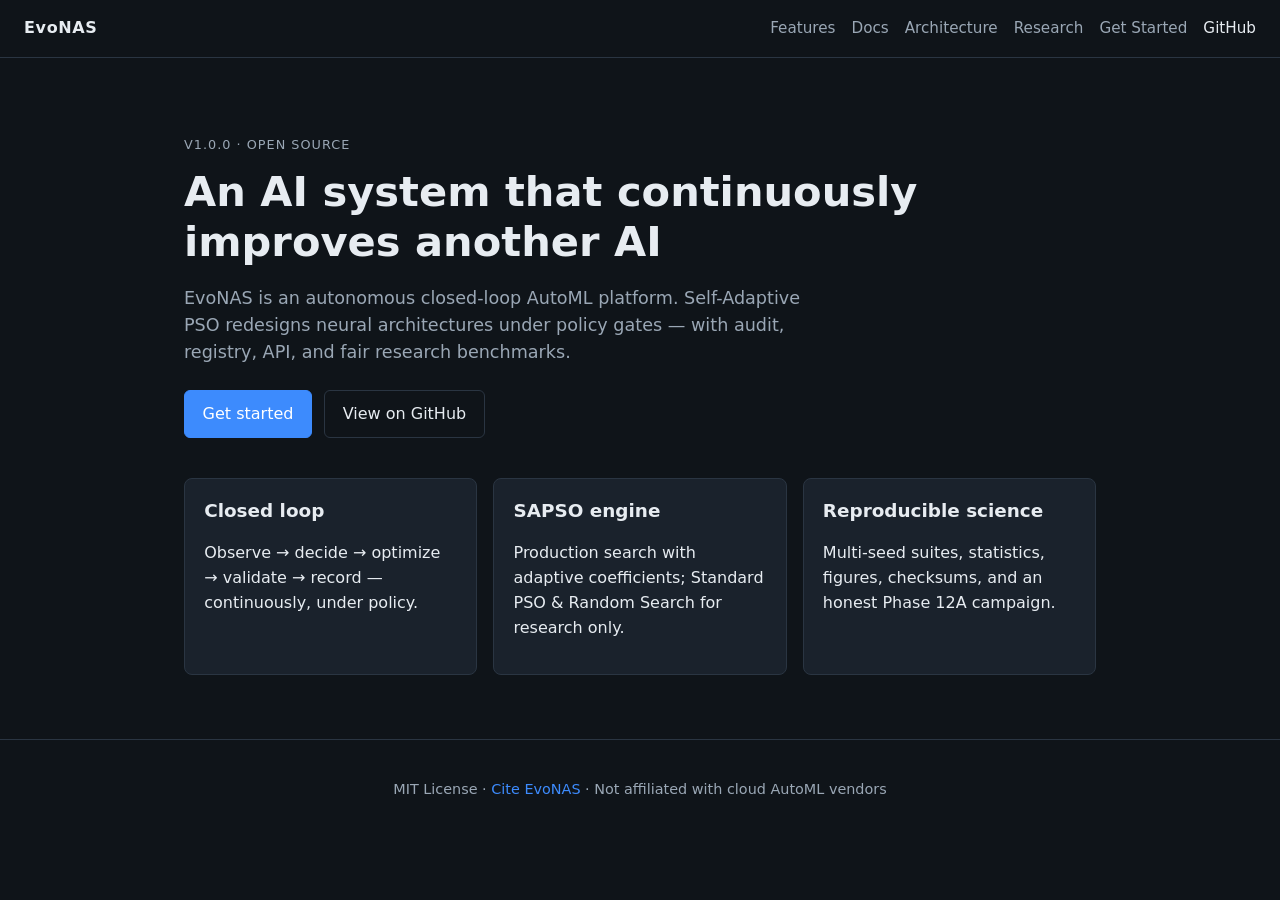
<file: website/index.html>
<!DOCTYPE html>
<html lang="en">
<head>
  <meta charset="utf-8" />
  <meta name="viewport" content="width=device-width, initial-scale=1" />
  <title>EvoNAS — Autonomous Closed-Loop AutoML</title>
  <meta name="description" content="EvoNAS v1.0.0 — Self-Adaptive PSO for continuous neural architecture evolution." />
  <link rel="stylesheet" href="styles.css" />
</head>
<body>
  <header class="nav">
    <a class="brand" href="index.html">EvoNAS</a>
    <nav>
      <a href="features.html">Features</a>
      <a href="docs.html">Docs</a>
      <a href="architecture.html">Architecture</a>
      <a href="research.html">Research</a>
      <a href="getting-started.html">Get Started</a>
      <a class="ext" href="https://github.com/CoderAnush/EvoNAS">GitHub</a>
    </nav>
  </header>

  <main>
    <section class="hero">
      <p class="eyebrow">v1.0.0 · Open Source</p>
      <h1>An AI system that continuously improves another AI</h1>
      <p class="lede">
        EvoNAS is an autonomous closed-loop AutoML platform. Self-Adaptive PSO redesigns
        neural architectures under policy gates — with audit, registry, API, and fair research benchmarks.
      </p>
      <div class="cta">
        <a class="btn primary" href="getting-started.html">Get started</a>
        <a class="btn" href="https://github.com/CoderAnush/EvoNAS">View on GitHub</a>
      </div>
    </section>

    <section class="grid3">
      <article>
        <h2>Closed loop</h2>
        <p>Observe → decide → optimize → validate → record — continuously, under policy.</p>
      </article>
      <article>
        <h2>SAPSO engine</h2>
        <p>Production search with adaptive coefficients; Standard PSO &amp; Random Search for research only.</p>
      </article>
      <article>
        <h2>Reproducible science</h2>
        <p>Multi-seed suites, statistics, figures, checksums, and an honest Phase 12A campaign.</p>
      </article>
    </section>
  </main>

  <footer>
    <p>MIT License · <a href="../CITATION.cff">Cite EvoNAS</a> · Not affiliated with cloud AutoML vendors</p>
  </footer>
</body>
</html>
</file>
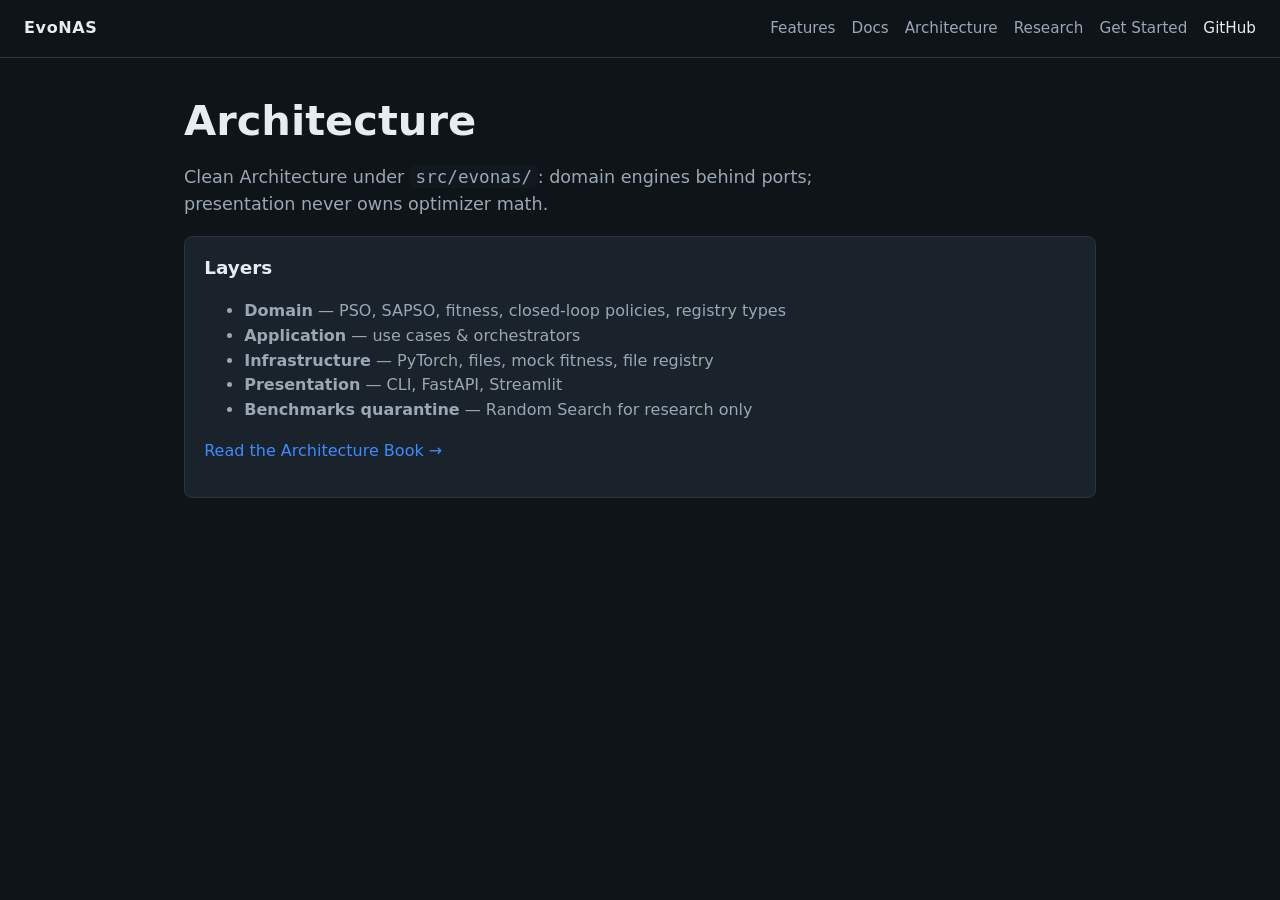
<file: website/architecture.html>
<!DOCTYPE html>
<html lang="en">
<head>
  <meta charset="utf-8" /><meta name="viewport" content="width=device-width, initial-scale=1" />
  <title>Architecture — EvoNAS</title>
  <link rel="stylesheet" href="styles.css" />
</head>
<body>
  <header class="nav">
    <a class="brand" href="index.html">EvoNAS</a>
    <nav>
      <a href="features.html">Features</a>
      <a href="docs.html">Docs</a>
      <a href="architecture.html">Architecture</a>
      <a href="research.html">Research</a>
      <a href="getting-started.html">Get Started</a>
      <a class="ext" href="https://github.com/CoderAnush/EvoNAS">GitHub</a>
    </nav>
  </header>
  <main>
    <h1>Architecture</h1>
    <p class="lede">Clean Architecture under <code>src/evonas/</code>: domain engines behind ports; presentation never owns optimizer math.</p>
    <div class="card">
      <h2>Layers</h2>
      <ul>
        <li><strong>Domain</strong> — PSO, SAPSO, fitness, closed-loop policies, registry types</li>
        <li><strong>Application</strong> — use cases &amp; orchestrators</li>
        <li><strong>Infrastructure</strong> — PyTorch, files, mock fitness, file registry</li>
        <li><strong>Presentation</strong> — CLI, FastAPI, Streamlit</li>
        <li><strong>Benchmarks quarantine</strong> — Random Search for research only</li>
      </ul>
      <p><a href="https://github.com/CoderAnush/EvoNAS/blob/main/docs/architecture/ARCHITECTURE_BOOK.md">Read the Architecture Book →</a></p>
    </div>
  </main>
</body>
</html>
</file>
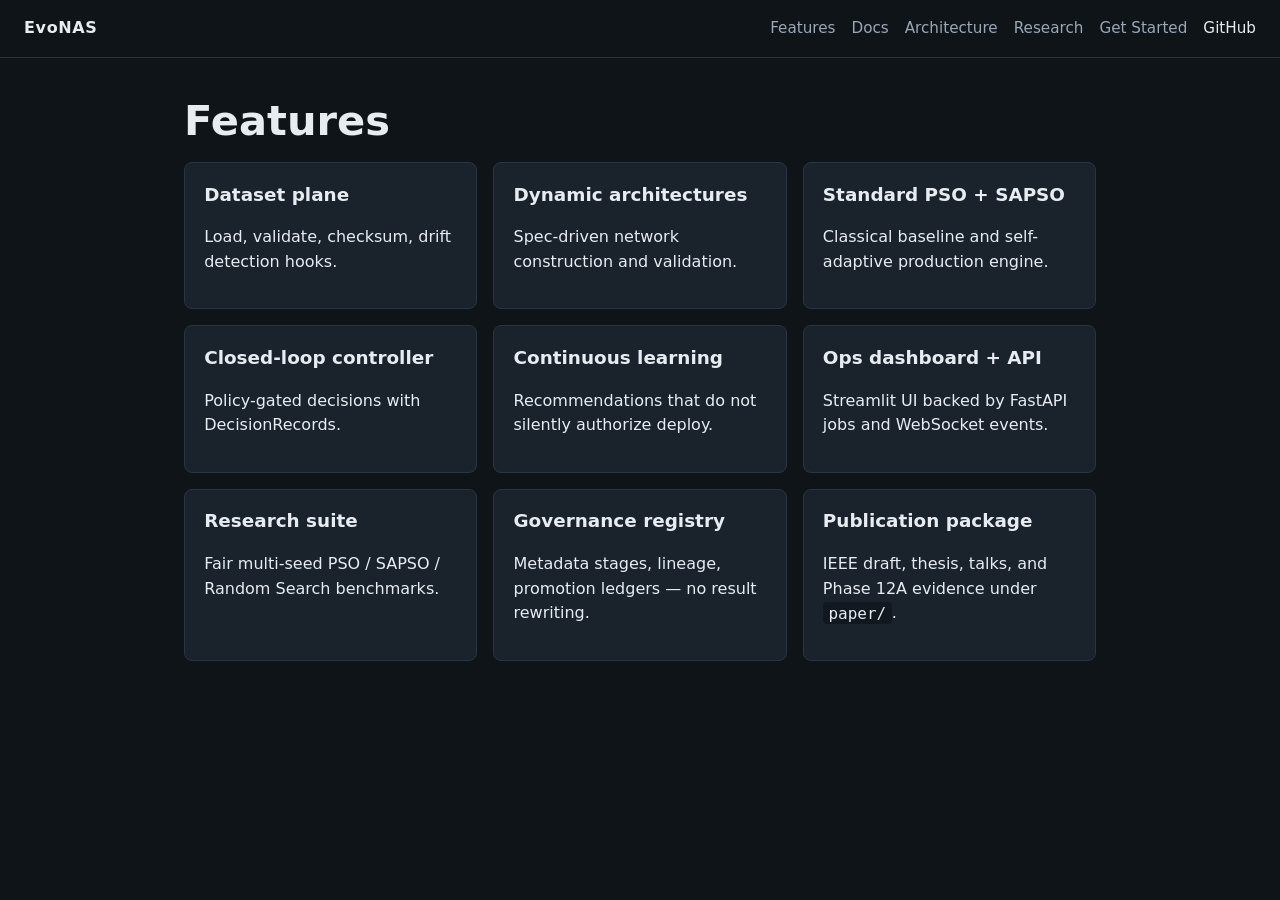
<file: website/features.html>
<!DOCTYPE html>
<html lang="en">
<head>
  <meta charset="utf-8" /><meta name="viewport" content="width=device-width, initial-scale=1" />
  <title>Features — EvoNAS</title>
  <link rel="stylesheet" href="styles.css" />
</head>
<body>
  <header class="nav">
    <a class="brand" href="index.html">EvoNAS</a>
    <nav>
      <a href="features.html">Features</a>
      <a href="docs.html">Docs</a>
      <a href="architecture.html">Architecture</a>
      <a href="research.html">Research</a>
      <a href="getting-started.html">Get Started</a>
      <a class="ext" href="https://github.com/CoderAnush/EvoNAS">GitHub</a>
    </nav>
  </header>
  <main>
    <h1>Features</h1>
    <div class="grid3">
      <article><h2>Dataset plane</h2><p>Load, validate, checksum, drift detection hooks.</p></article>
      <article><h2>Dynamic architectures</h2><p>Spec-driven network construction and validation.</p></article>
      <article><h2>Standard PSO + SAPSO</h2><p>Classical baseline and self-adaptive production engine.</p></article>
      <article><h2>Closed-loop controller</h2><p>Policy-gated decisions with DecisionRecords.</p></article>
      <article><h2>Continuous learning</h2><p>Recommendations that do not silently authorize deploy.</p></article>
      <article><h2>Ops dashboard + API</h2><p>Streamlit UI backed by FastAPI jobs and WebSocket events.</p></article>
      <article><h2>Research suite</h2><p>Fair multi-seed PSO / SAPSO / Random Search benchmarks.</p></article>
      <article><h2>Governance registry</h2><p>Metadata stages, lineage, promotion ledgers — no result rewriting.</p></article>
      <article><h2>Publication package</h2><p>IEEE draft, thesis, talks, and Phase 12A evidence under <code>paper/</code>.</p></article>
    </div>
  </main>
</body>
</html>
</file>
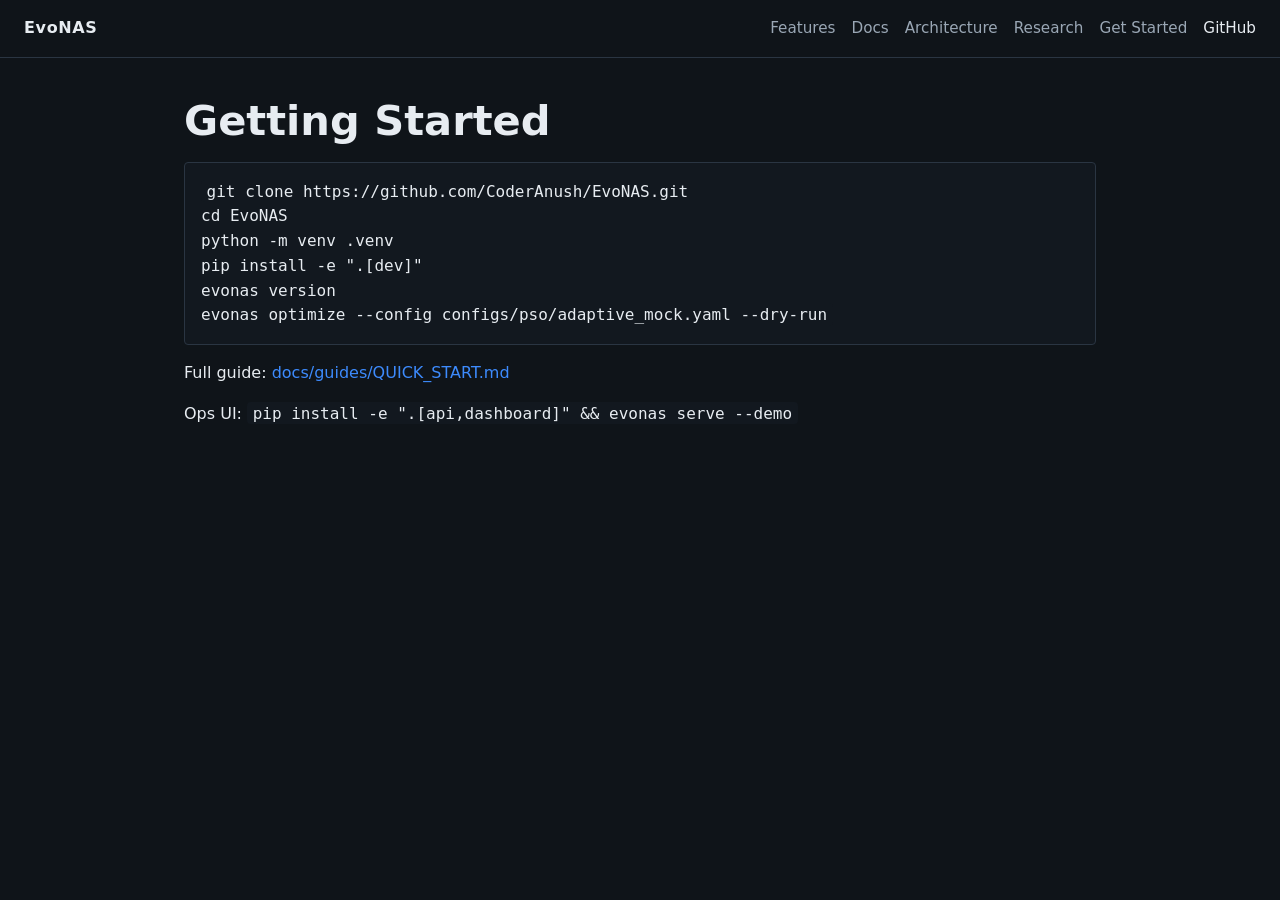
<file: website/getting-started.html>
<!DOCTYPE html>
<html lang="en">
<head>
  <meta charset="utf-8" /><meta name="viewport" content="width=device-width, initial-scale=1" />
  <title>Getting Started — EvoNAS</title>
  <link rel="stylesheet" href="styles.css" />
</head>
<body>
  <header class="nav">
    <a class="brand" href="index.html">EvoNAS</a>
    <nav>
      <a href="features.html">Features</a>
      <a href="docs.html">Docs</a>
      <a href="architecture.html">Architecture</a>
      <a href="research.html">Research</a>
      <a href="getting-started.html">Get Started</a>
      <a class="ext" href="https://github.com/CoderAnush/EvoNAS">GitHub</a>
    </nav>
  </header>
  <main>
    <h1>Getting Started</h1>
    <pre><code>git clone https://github.com/CoderAnush/EvoNAS.git
cd EvoNAS
python -m venv .venv
pip install -e ".[dev]"
evonas version
evonas optimize --config configs/pso/adaptive_mock.yaml --dry-run</code></pre>
    <p>Full guide: <a href="https://github.com/CoderAnush/EvoNAS/blob/main/docs/guides/QUICK_START.md">docs/guides/QUICK_START.md</a></p>
    <p>Ops UI: <code>pip install -e ".[api,dashboard]" &amp;&amp; evonas serve --demo</code></p>
  </main>
</body>
</html>
</file>
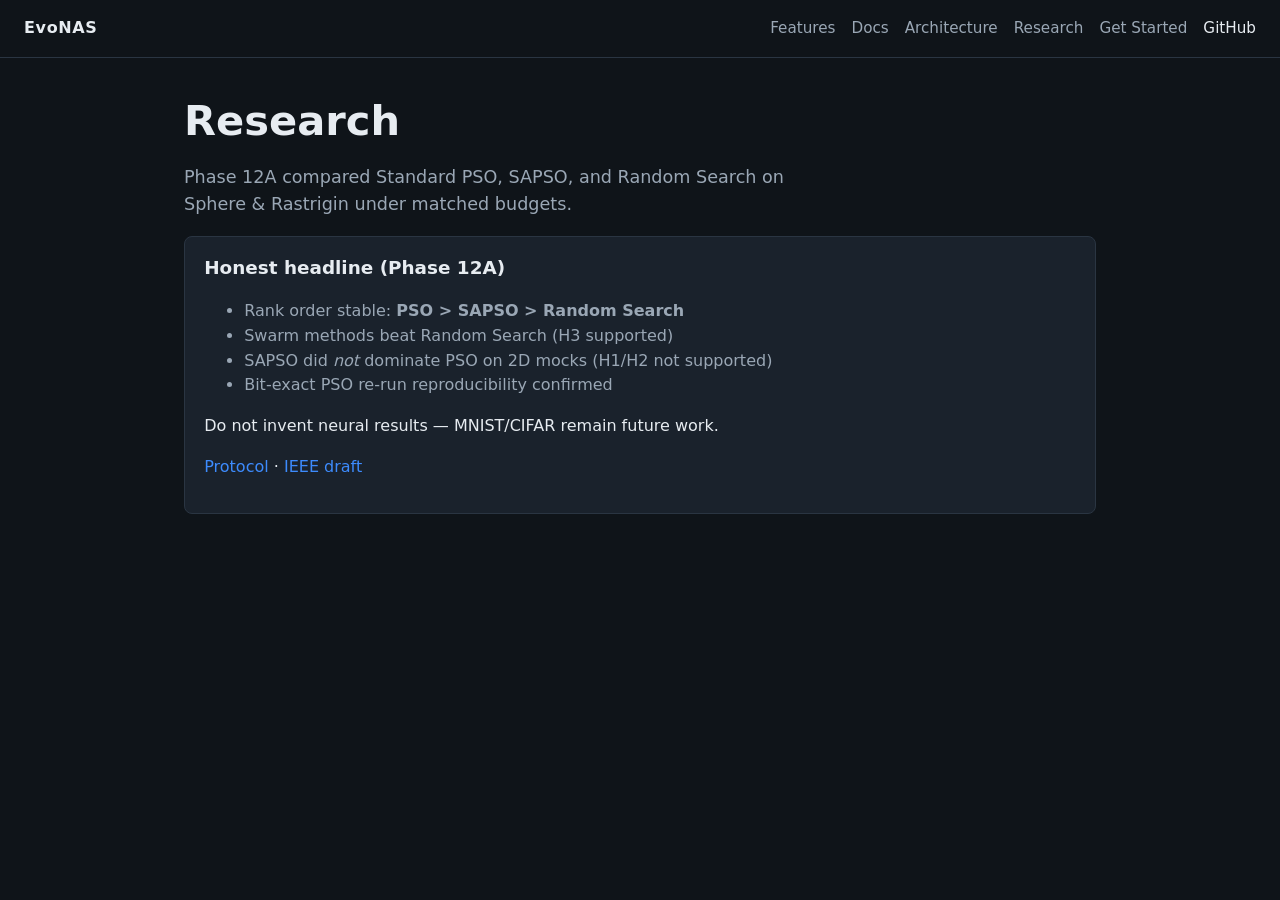
<file: website/research.html>
<!DOCTYPE html>
<html lang="en">
<head>
  <meta charset="utf-8" /><meta name="viewport" content="width=device-width, initial-scale=1" />
  <title>Research — EvoNAS</title>
  <link rel="stylesheet" href="styles.css" />
</head>
<body>
  <header class="nav">
    <a class="brand" href="index.html">EvoNAS</a>
    <nav>
      <a href="features.html">Features</a>
      <a href="docs.html">Docs</a>
      <a href="architecture.html">Architecture</a>
      <a href="research.html">Research</a>
      <a href="getting-started.html">Get Started</a>
      <a class="ext" href="https://github.com/CoderAnush/EvoNAS">GitHub</a>
    </nav>
  </header>
  <main>
    <h1>Research</h1>
    <p class="lede">Phase 12A compared Standard PSO, SAPSO, and Random Search on Sphere &amp; Rastrigin under matched budgets.</p>
    <div class="card">
      <h2>Honest headline (Phase 12A)</h2>
      <ul>
        <li>Rank order stable: <strong>PSO &gt; SAPSO &gt; Random Search</strong></li>
        <li>Swarm methods beat Random Search (H3 supported)</li>
        <li>SAPSO did <em>not</em> dominate PSO on 2D mocks (H1/H2 not supported)</li>
        <li>Bit-exact PSO re-run reproducibility confirmed</li>
      </ul>
      <p>Do not invent neural results — MNIST/CIFAR remain future work.</p>
      <p>
        <a href="https://github.com/CoderAnush/EvoNAS/blob/main/docs/research/experimental_protocol.md">Protocol</a> ·
        <a href="https://github.com/CoderAnush/EvoNAS/blob/main/paper/ieee_manuscript.md">IEEE draft</a>
      </p>
    </div>
  </main>
</body>
</html>
</file>
<file: website/styles.css>
:root {
  --bg: #0f1419;
  --fg: #e7ecf1;
  --muted: #9aa7b5;
  --accent: #3d8bfd;
  --card: #1a222c;
  --line: #2a3542;
  --font: "Segoe UI", system-ui, sans-serif;
}
* { box-sizing: border-box; }
body {
  margin: 0;
  font-family: var(--font);
  background: var(--bg);
  color: var(--fg);
  line-height: 1.55;
}
a { color: var(--accent); text-decoration: none; }
a:hover { text-decoration: underline; }
.nav {
  display: flex;
  justify-content: space-between;
  align-items: center;
  padding: 1rem 1.5rem;
  border-bottom: 1px solid var(--line);
  gap: 1rem;
  flex-wrap: wrap;
}
.brand { font-weight: 700; color: var(--fg); letter-spacing: 0.04em; }
nav { display: flex; gap: 1rem; flex-wrap: wrap; font-size: 0.95rem; }
nav a { color: var(--muted); }
nav a.ext { color: var(--fg); }
main { max-width: 960px; margin: 0 auto; padding: 2rem 1.5rem 4rem; }
.hero { padding: 2rem 0 2.5rem; }
.eyebrow { color: var(--muted); text-transform: uppercase; letter-spacing: 0.08em; font-size: 0.8rem; }
h1 { font-size: clamp(1.8rem, 4vw, 2.6rem); line-height: 1.2; margin: 0.4rem 0 1rem; }
.lede { color: var(--muted); font-size: 1.1rem; max-width: 40rem; }
.cta { display: flex; gap: 0.75rem; margin-top: 1.5rem; flex-wrap: wrap; }
.btn {
  display: inline-block;
  padding: 0.65rem 1.1rem;
  border: 1px solid var(--line);
  border-radius: 6px;
  color: var(--fg);
}
.btn.primary { background: var(--accent); border-color: var(--accent); color: #fff; }
.grid3 {
  display: grid;
  grid-template-columns: repeat(auto-fit, minmax(220px, 1fr));
  gap: 1rem;
}
.grid3 article, .card {
  background: var(--card);
  border: 1px solid var(--line);
  border-radius: 8px;
  padding: 1.1rem 1.2rem;
}
h2 { font-size: 1.15rem; margin-top: 0; }
footer {
  border-top: 1px solid var(--line);
  padding: 1.5rem;
  text-align: center;
  color: var(--muted);
  font-size: 0.9rem;
}
ul { color: var(--muted); }
code, pre {
  font-family: ui-monospace, Consolas, monospace;
  background: #12181f;
  border-radius: 4px;
}
code { padding: 0.1rem 0.35rem; }
pre { padding: 1rem; overflow-x: auto; border: 1px solid var(--line); }
</file>
